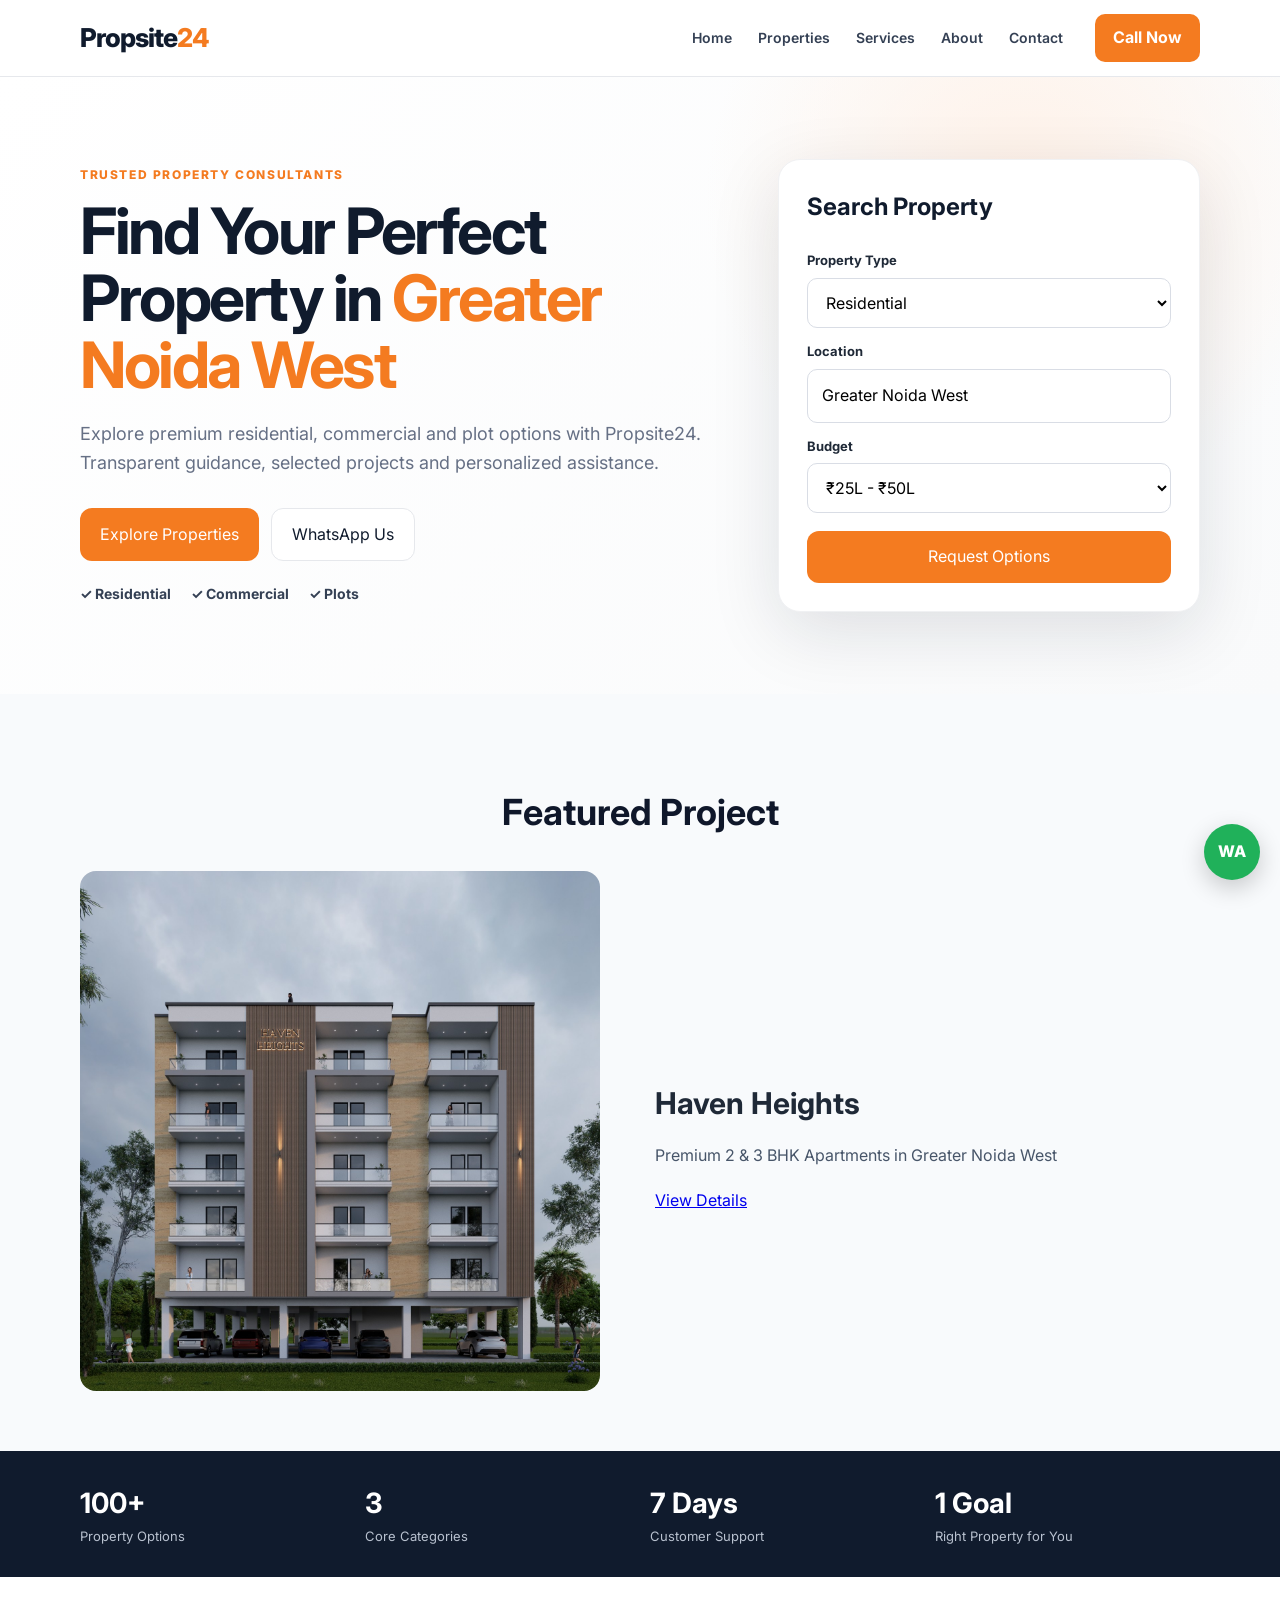
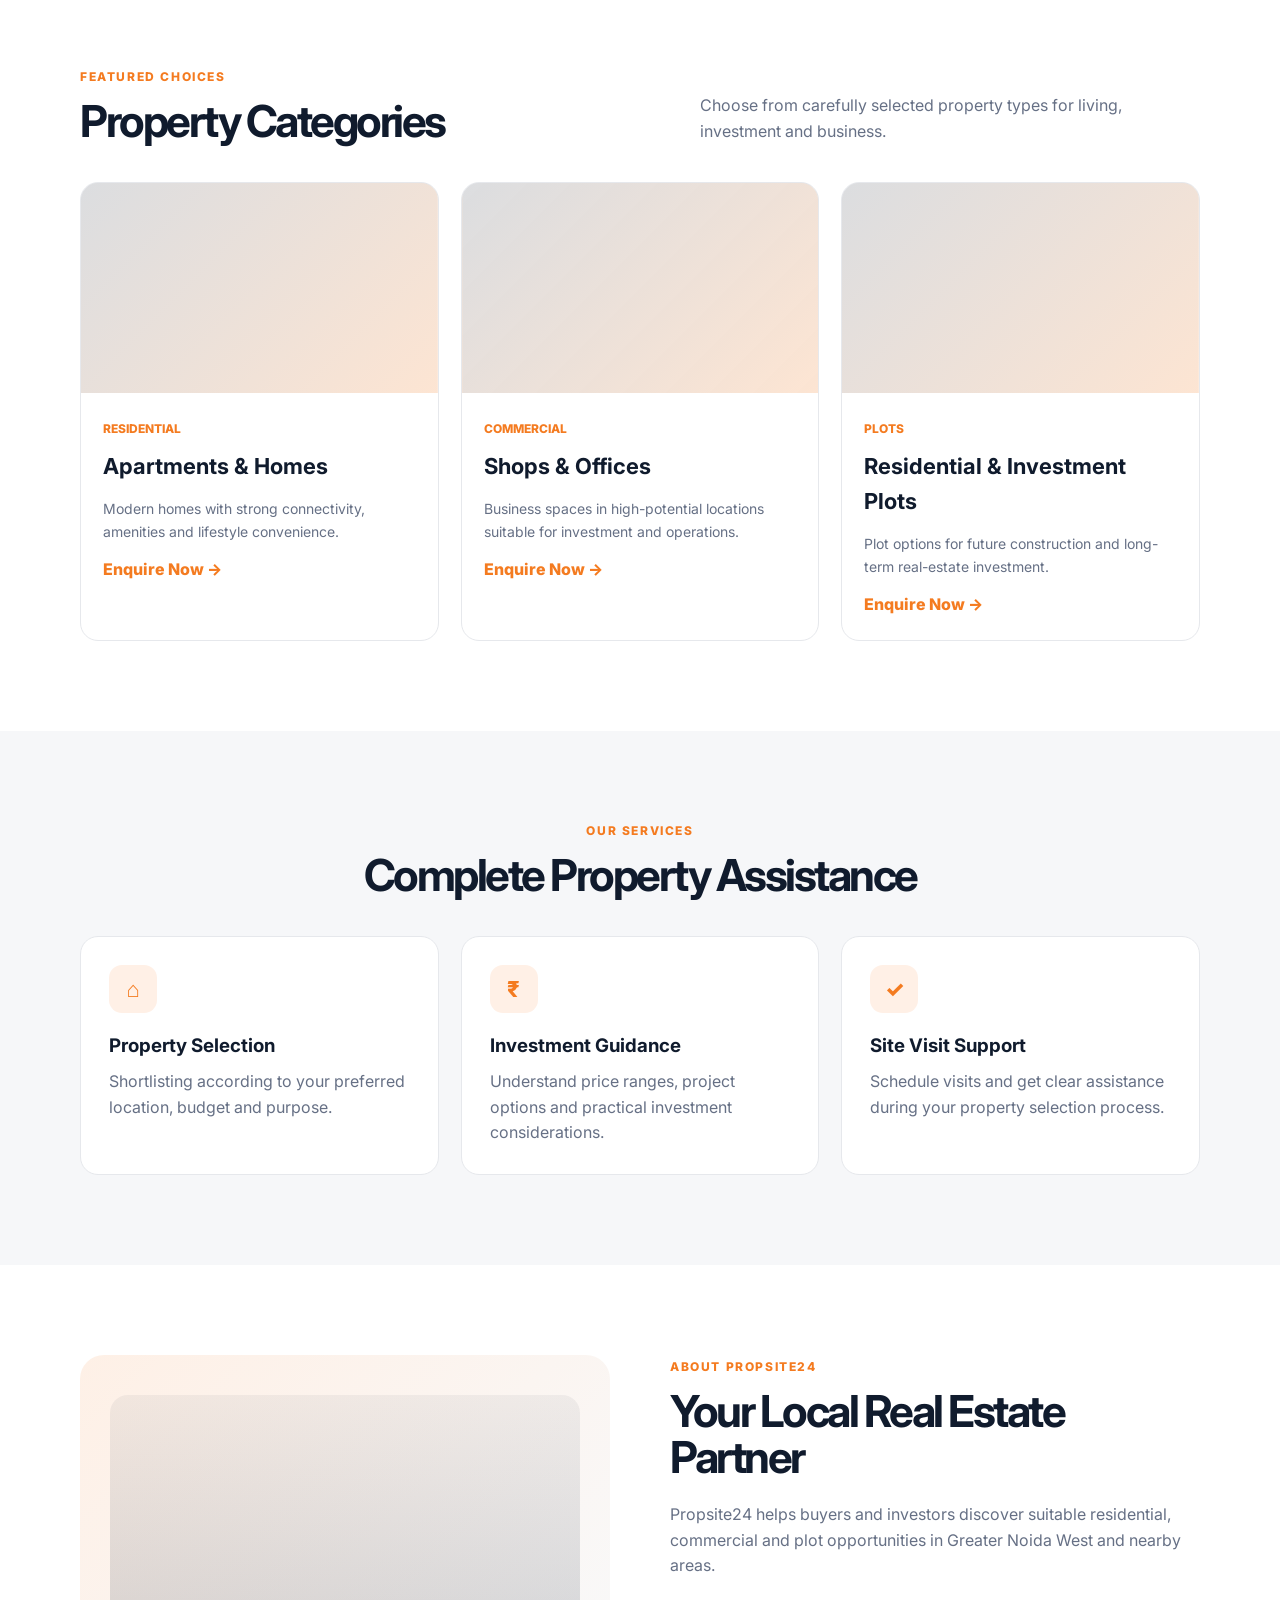
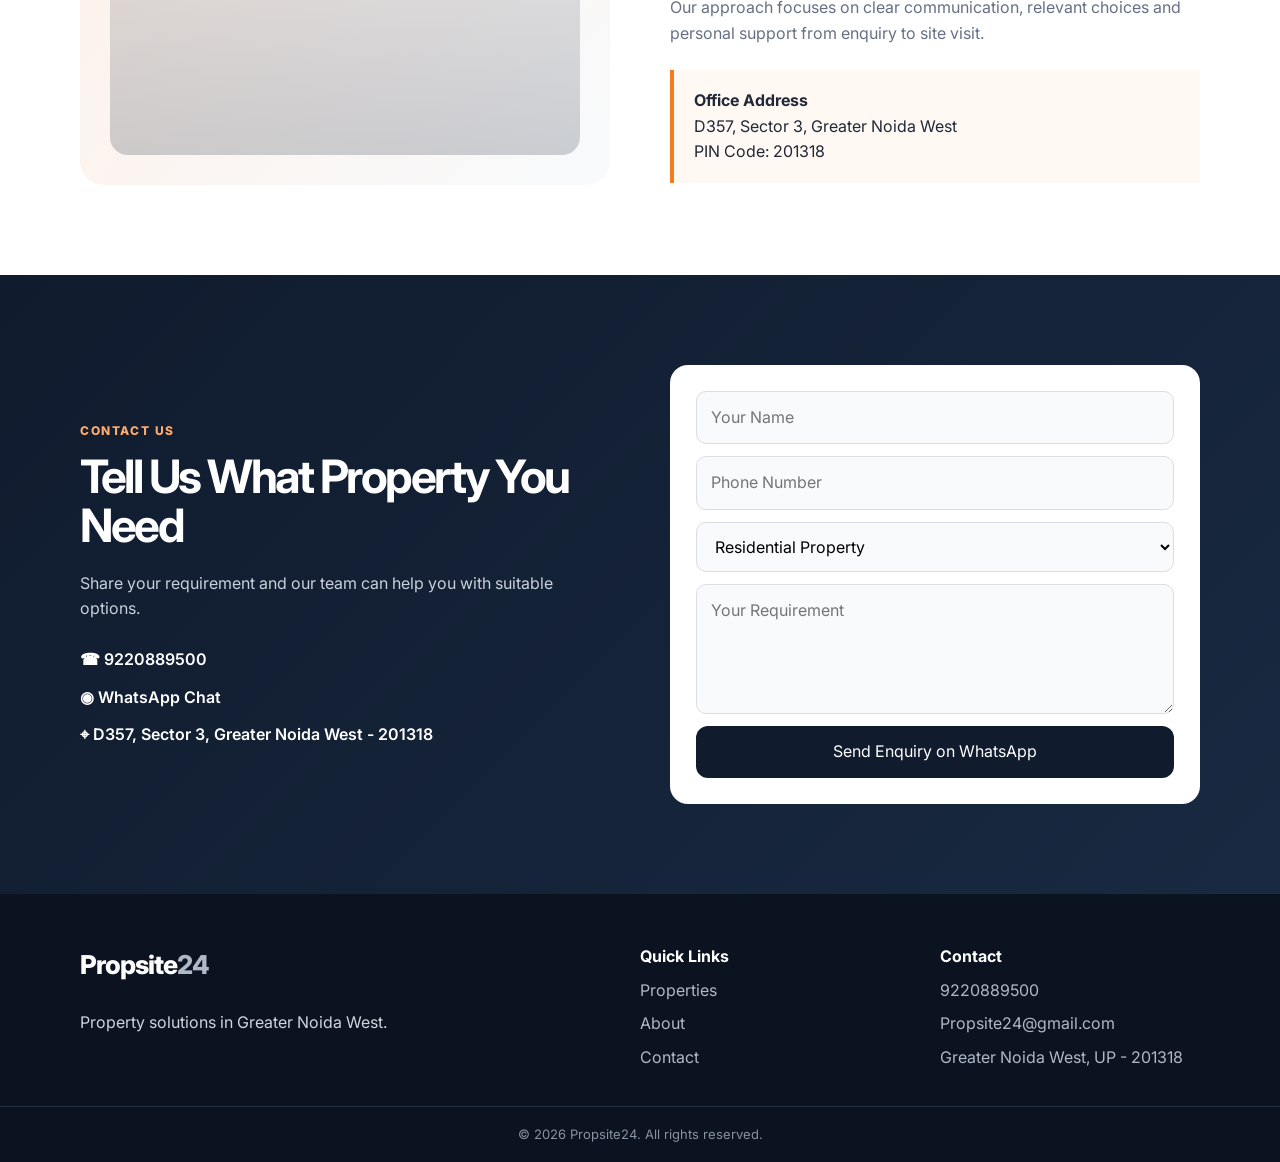
<file: index.html>
<!DOCTYPE html>
<html lang="en">
<head>
  <meta charset="UTF-8" />
  <meta name="viewport" content="width=device-width, initial-scale=1.0" />
  <title>Propsite24 | Property in Greater Noida West</title>
  <meta name="description" content="Propsite24 - Residential, Commercial and Plot properties in Greater Noida West." />
  <link rel="preconnect" href="https://fonts.googleapis.com">
  <link rel="preconnect" href="https://fonts.gstatic.com" crossorigin>
  <link href="https://fonts.googleapis.com/css2?family=Inter:wght@400;500;600;700;800&display=swap" rel="stylesheet">
  <link rel="stylesheet" href="style.css" />
</head>
<body>
  <header class="header">
    <div class="container nav">
      <a href="/" class="brand">Propsite<span>24</span></a>
      <nav id="menu">
        <a href="index.html">Home</a>
        <a href="#properties">Properties</a>
        <a href="#services">Services</a>
        <a href="#about">About</a>
        <a href="#contact">Contact</a>
      </nav>
      <a class="nav-cta" href="tel:9220889500">Call Now</a>
      <button class="menu-btn" id="menuBtn" aria-label="Open menu">☰</button>
    </div>
  </header>

  <main>
    <section class="hero" id="home">
      <div class="container hero-grid">
        <div>
          <div class="eyebrow">Trusted Property Consultants</div>
          <h1>Find Your Perfect Property in <span>Greater Noida West</span></h1>
          <p>Explore premium residential, commercial and plot options with Propsite24. Transparent guidance, selected projects and personalized assistance.</p>
          <div class="hero-actions">
            <a class="btn primary" href="#properties">Explore Properties</a>
            <a class="btn secondary" href="https://wa.me/919220889500" target="_blank" rel="noopener">WhatsApp Us</a>
          </div>
          <div class="hero-points">
            <span>✓ Residential</span><span>✓ Commercial</span><span>✓ Plots</span>
          </div>
        </div>
        <div class="search-card">
          <h3>Search Property</h3>
          <label>Property Type</label>
          <select><option>Residential</option><option>Commercial</option><option>Plot</option></select>
          <label>Location</label>
          <input type="text" value="Greater Noida West" />
          <label>Budget</label>
          <select><option>₹25L - ₹50L</option><option>₹50L - ₹1Cr</option><option>₹1Cr - ₹2Cr</option><option>₹2Cr+</option></select>
          <a class="btn primary full" href="#contact">Request Options</a>
        </div>
      </div>
    </section>
<section class="featured-project">
  <div class="container">

    <h2>Featured Project</h2>

    <div class="project-card">
      <img src="./assets/building-front.png" alt="Haven Heights">

      <div class="project-info">
        <h3>Haven Heights</h3>

        <p>
          Premium 2 & 3 BHK Apartments in Greater Noida West
        </p>

        <a href="haven-heights_index.html" class="btn-primary">
          View Details
        </a>
      </div>
    </div>

  </div>
</section>
    <section class="stats">
      <div class="container stats-grid">
        <div><strong>100+</strong><span>Property Options</span></div>
        <div><strong>3</strong><span>Core Categories</span></div>
        <div><strong>7 Days</strong><span>Customer Support</span></div>
        <div><strong>1 Goal</strong><span>Right Property for You</span></div>
      </div>
    </section>

    <section class="section" id="properties">
      <div class="container">
        <div class="section-head">
          <div><div class="eyebrow">Featured Choices</div><h2>Property Categories</h2></div>
          <p>Choose from carefully selected property types for living, investment and business.</p>
        </div>
        <div class="cards three">
          <article class="property-card">
            <div class="card-image home-img"></div>
            <div class="card-body"><span class="tag">Residential</span><h3>Apartments & Homes</h3><p>Modern homes with strong connectivity, amenities and lifestyle convenience.</p><a href="#contact">Enquire Now →</a></div>
          </article>
          <article class="property-card">
            <div class="card-image commercial-img"></div>
            <div class="card-body"><span class="tag">Commercial</span><h3>Shops & Offices</h3><p>Business spaces in high-potential locations suitable for investment and operations.</p><a href="#contact">Enquire Now →</a></div>
          </article>
          <article class="property-card">
            <div class="card-image plot-img"></div>
            <div class="card-body"><span class="tag">Plots</span><h3>Residential & Investment Plots</h3><p>Plot options for future construction and long-term real-estate investment.</p><a href="#contact">Enquire Now →</a></div>
          </article>
        </div>
      </div>
    </section>

    <section class="section soft" id="services">
      <div class="container">
        <div class="section-head center"><div><div class="eyebrow">Our Services</div><h2>Complete Property Assistance</h2></div></div>
        <div class="cards three services">
          <div class="service"><div class="icon">⌂</div><h3>Property Selection</h3><p>Shortlisting according to your preferred location, budget and purpose.</p></div>
          <div class="service"><div class="icon">₹</div><h3>Investment Guidance</h3><p>Understand price ranges, project options and practical investment considerations.</p></div>
          <div class="service"><div class="icon">✓</div><h3>Site Visit Support</h3><p>Schedule visits and get clear assistance during your property selection process.</p></div>
        </div>
      </div>
    </section>

    <section class="section" id="about">
      <div class="container about-grid">
        <div class="about-visual"><div class="building"></div></div>
        <div>
          <div class="eyebrow">About Propsite24</div>
          <h2>Your Local Real Estate Partner</h2>
          <p>Propsite24 helps buyers and investors discover suitable residential, commercial and plot opportunities in Greater Noida West and nearby areas.</p>
          <p>Our approach focuses on clear communication, relevant choices and personal support from enquiry to site visit.</p>
          <div class="location-box">
            <strong>Office Address</strong>
            <span>D357, Sector 3, Greater Noida West</span>
            <span>PIN Code: 201318</span>
          </div>
        </div>
      </div>
    </section>

    <section class="section contact-section" id="contact">
      <div class="container contact-grid">
        <div>
          <div class="eyebrow light">Contact Us</div>
          <h2>Tell Us What Property You Need</h2>
          <p>Share your requirement and our team can help you with suitable options.</p>
          <div class="contact-details">
            <a href="tel:9220889500">☎ 9220889500</a>
            <a href="https://wa.me/919220889500" target="_blank" rel="noopener">◉ WhatsApp Chat</a>
            <span>⌖ D357, Sector 3, Greater Noida West - 201318</span>
          </div>
        </div>
        <form class="enquiry" onsubmit="sendToWhatsApp(event)">
          <input id="name" type="text" placeholder="Your Name" required />
          <input id="phone" type="tel" placeholder="Phone Number" required />
          <select id="type"><option>Residential Property</option><option>Commercial Property</option><option>Plot</option></select>
          <textarea id="message" rows="4" placeholder="Your Requirement"></textarea>
          <button class="btn dark full" type="submit">Send Enquiry on WhatsApp</button>
        </form>
      </div>
    </section>
  </main>

  <footer>
    <div class="container footer-grid">
      <div><div class="brand footer-brand">Propsite<span>24</span></div><p>Property solutions in Greater Noida West.</p></div>
      <div><strong>Quick Links</strong><a href="#properties">Properties</a><a href="#about">About</a><a href="#contact">Contact</a></div>
      <div><strong>Contact</strong><a href="tel:9220889500">9220889500</a><a href="mailto:Propsite24@gmail.com">Propsite24@gmail.com</a> <span>Greater Noida West, UP - 201318</span></div>
    </div>
    <div class="copyright">© 2026 Propsite24. All rights reserved.</div>
  </footer>

  <a class="floating-whatsapp" href="https://wa.me/919220889500" target="_blank" rel="noopener" aria-label="WhatsApp">WA</a>
  <script src="script.js"></script>
</body>
</html>
</file>
<file: style.css>
:root{--orange:#f47b20;--orange-dark:#d85f09;--navy:#101b2d;--text:#1f2937;--muted:#667085;--soft:#f6f7f9;--white:#fff;--line:#e6e8ec;--green:#20b15a}
*{box-sizing:border-box}html{scroll-behavior:smooth}body{margin:0;font-family:Inter,Arial,sans-serif;color:var(--text);background:#fff;line-height:1.6}.container{width:min(1120px,92%);margin:auto}.header{position:sticky;top:0;z-index:100;background:rgba(255,255,255,.96);border-bottom:1px solid var(--line);backdrop-filter:blur(10px)}.nav{height:76px;display:flex;align-items:center;gap:32px}.brand{font-weight:800;font-size:26px;color:var(--navy);text-decoration:none;letter-spacing:-1px}.brand span{color:var(--orange)}nav{display:flex;gap:26px;margin-left:auto}nav a{color:#344054;text-decoration:none;font-weight:600;font-size:14px}.nav-cta{background:var(--orange);color:#fff;text-decoration:none;padding:11px 18px;border-radius:10px;font-weight:700}.menu-btn{display:none;border:0;background:none;font-size:25px}.hero{padding:82px 0;background:radial-gradient(circle at 80% 20%,#fff1e7 0,transparent 28%),linear-gradient(135deg,#fff,#f9fafb)}.hero-grid{display:grid;grid-template-columns:1.2fr .8fr;gap:64px;align-items:center}.eyebrow{color:var(--orange);font-weight:800;text-transform:uppercase;letter-spacing:1.6px;font-size:12px;margin-bottom:12px}.hero h1,.section h2,.contact-section h2{font-size:clamp(38px,5vw,64px);line-height:1.05;letter-spacing:-2.5px;margin:0 0 22px;color:var(--navy)}.hero h1 span{color:var(--orange)}.hero p{font-size:18px;color:var(--muted);max-width:700px}.hero-actions{display:flex;gap:12px;margin:30px 0 22px}.btn{display:inline-flex;justify-content:center;align-items:center;border-radius:12px;padding:13px 20px;text-decoration:none;font-weight:800;border:0;cursor:pointer;font:inherit}.primary{background:var(--orange);color:#fff}.primary:hover{background:var(--orange-dark)}.secondary{background:#fff;color:var(--navy);border:1px solid var(--line)}.dark{background:var(--navy);color:#fff}.full{width:100%}.hero-points{display:flex;gap:20px;flex-wrap:wrap;font-weight:700;font-size:14px}.hero-points span{color:#344054}.search-card{background:#fff;padding:28px;border-radius:22px;box-shadow:0 20px 70px rgba(16,24,40,.12);border:1px solid #f0f1f3}.search-card h3{margin-top:0;font-size:24px;color:var(--navy)}label{font-size:13px;font-weight:700;display:block;margin:13px 0 7px}input,select,textarea{width:100%;padding:13px 14px;border:1px solid #d9dde5;border-radius:10px;font:inherit;background:#fff;outline:none}input:focus,select:focus,textarea:focus{border-color:var(--orange);box-shadow:0 0 0 3px #fff0e5}.search-card .btn{margin-top:18px}.stats{background:var(--navy);color:#fff;padding:30px 0}.stats-grid{display:grid;grid-template-columns:repeat(4,1fr);gap:20px}.stats-grid div{display:flex;flex-direction:column}.stats-grid strong{font-size:28px}.stats-grid span{color:#b8c1cf;font-size:13px}.section{padding:90px 0}.soft{background:var(--soft)}.section-head{display:flex;justify-content:space-between;gap:40px;align-items:end;margin-bottom:38px}.section-head h2{font-size:44px;margin:0}.section-head p{max-width:500px;color:var(--muted);margin:0}.section-head.center{justify-content:center;text-align:center}.cards{display:grid;gap:22px}.three{grid-template-columns:repeat(3,1fr)}.property-card{background:#fff;border:1px solid var(--line);border-radius:18px;overflow:hidden;transition:.25s}.property-card:hover{transform:translateY(-5px);box-shadow:0 18px 40px rgba(16,24,40,.08)}.card-image{height:210px;background-size:cover;background-position:center}.home-img{background-image:linear-gradient(135deg,rgba(16,27,45,.15),rgba(244,123,32,.2)),url('https://images.unsplash.com/photo-1600585154340-be6161a56a0c?auto=format&fit=crop&w=1000&q=80')}.commercial-img{background-image:linear-gradient(135deg,rgba(16,27,45,.15),rgba(244,123,32,.2)),url('https://images.unsplash.com/photo-1486406146926-c627a92ad1ab?auto=format&fit=crop&w=1000&q=80')}.plot-img{background-image:linear-gradient(135deg,rgba(16,27,45,.15),rgba(244,123,32,.2)),url('https://images.unsplash.com/photo-1500382017468-9049fed747ef?auto=format&fit=crop&w=1000&q=80')}.card-body{padding:22px}.tag{font-size:12px;font-weight:800;color:var(--orange);text-transform:uppercase}.card-body h3{font-size:22px;color:var(--navy);margin:8px 0}.card-body p{color:var(--muted);font-size:14px}.card-body a{color:var(--orange);font-weight:800;text-decoration:none}.service{background:#fff;border:1px solid var(--line);border-radius:18px;padding:28px}.icon{width:48px;height:48px;border-radius:13px;background:#fff0e6;display:grid;place-items:center;color:var(--orange);font-size:22px;font-weight:800}.service h3{margin:18px 0 8px;color:var(--navy)}.service p{color:var(--muted);margin:0}.about-grid{display:grid;grid-template-columns:1fr 1fr;gap:60px;align-items:center}.about-visual{min-height:430px;border-radius:24px;background:linear-gradient(135deg,#fef0e6,#f8fafc);padding:30px;display:flex;align-items:end;overflow:hidden}.building{width:100%;height:360px;border-radius:18px;background:linear-gradient(0deg,rgba(16,27,45,.2),rgba(16,27,45,.05)),url('https://images.unsplash.com/photo-1560518883-ce09059eeffa?auto=format&fit=crop&w=1000&q=80') center/cover}.about-grid h2{font-size:44px}.about-grid p{color:var(--muted)}.location-box{margin-top:24px;padding:18px 20px;border-left:4px solid var(--orange);background:#fff8f3;display:flex;flex-direction:column}.contact-section{background:linear-gradient(135deg,#101b2d,#182941);color:#fff}.contact-section h2{color:#fff;font-size:46px}.contact-section p{color:#c8d0dc}.light{color:#ffab6b}.contact-grid{display:grid;grid-template-columns:1fr 1fr;gap:60px;align-items:center}.contact-details{display:flex;flex-direction:column;gap:12px;margin-top:25px}.contact-details a,.contact-details span{color:#fff;text-decoration:none;font-weight:600}.enquiry{background:#fff;padding:26px;border-radius:18px;display:grid;gap:12px}.enquiry input,.enquiry select,.enquiry textarea{background:#f9fafb}footer{background:#0b1320;color:#ced5df;padding:50px 0 0}.footer-grid{display:grid;grid-template-columns:2fr 1fr 1fr;gap:40px}.footer-grid>div{display:flex;flex-direction:column;gap:8px}.footer-grid a,.footer-grid span{color:#aeb8c6;text-decoration:none}.footer-grid strong{color:#fff}.footer-brand{color:#fff}.copyright{text-align:center;border-top:1px solid #233044;margin-top:36px;padding:17px;color:#8792a2;font-size:13px}.floating-whatsapp{position:fixed;right:20px;bottom:20px;width:56px;height:56px;border-radius:50%;background:var(--green);color:#fff;text-decoration:none;display:grid;place-items:center;font-weight:800;box-shadow:0 8px 25px rgba(0,0,0,.2);z-index:99}
@media(max-width:850px){nav,.nav-cta{display:none}.menu-btn{display:block;margin-left:auto}.nav.open nav{display:flex;position:absolute;top:75px;left:0;right:0;background:#fff;padding:18px 4%;flex-direction:column;border-bottom:1px solid var(--line)}.hero{padding:55px 0}.hero-grid,.about-grid,.contact-grid{grid-template-columns:1fr}.three{grid-template-columns:1fr}.stats-grid{grid-template-columns:1fr 1fr}.section-head{align-items:start;flex-direction:column}.section{padding:65px 0}.hero h1{font-size:45px}.about-visual{min-height:320px}.building{height:280px}.footer-grid{grid-template-columns:1fr}.contact-section h2,.section-head h2,.about-grid h2{font-size:38px}}
@media(max-width:520px){.stats-grid{grid-template-columns:1fr 1fr}.hero-actions{flex-direction:column}.hero-points{gap:10px}.hero h1{font-size:39px}.search-card{padding:20px}}
/* Featured Project */
.featured-project{
  padding:60px 0;
  background:#f8fafc;
}

.featured-project h2{
  text-align:center;
  font-size:36px;
  margin-bottom:30px;
  color:#0f172a;
}

.project-card{
  display:grid;
  grid-template-columns:1fr 1fr;
  gap:30px;
  align-items:center;
}

.project-card img{
  display:block;
  width:100%;
  max-width:520px;
  height:auto;
  object-fit:cover;
  border-radius:16px;
}

.project-info h3{
  font-size:30px;
  margin-bottom:15px;
}

.project-info p{
  color:#475569;
  margin-bottom:20px;
}

@media (max-width:768px){
  .project-card{
    grid-template-columns:1fr;
  }
}
</file>
